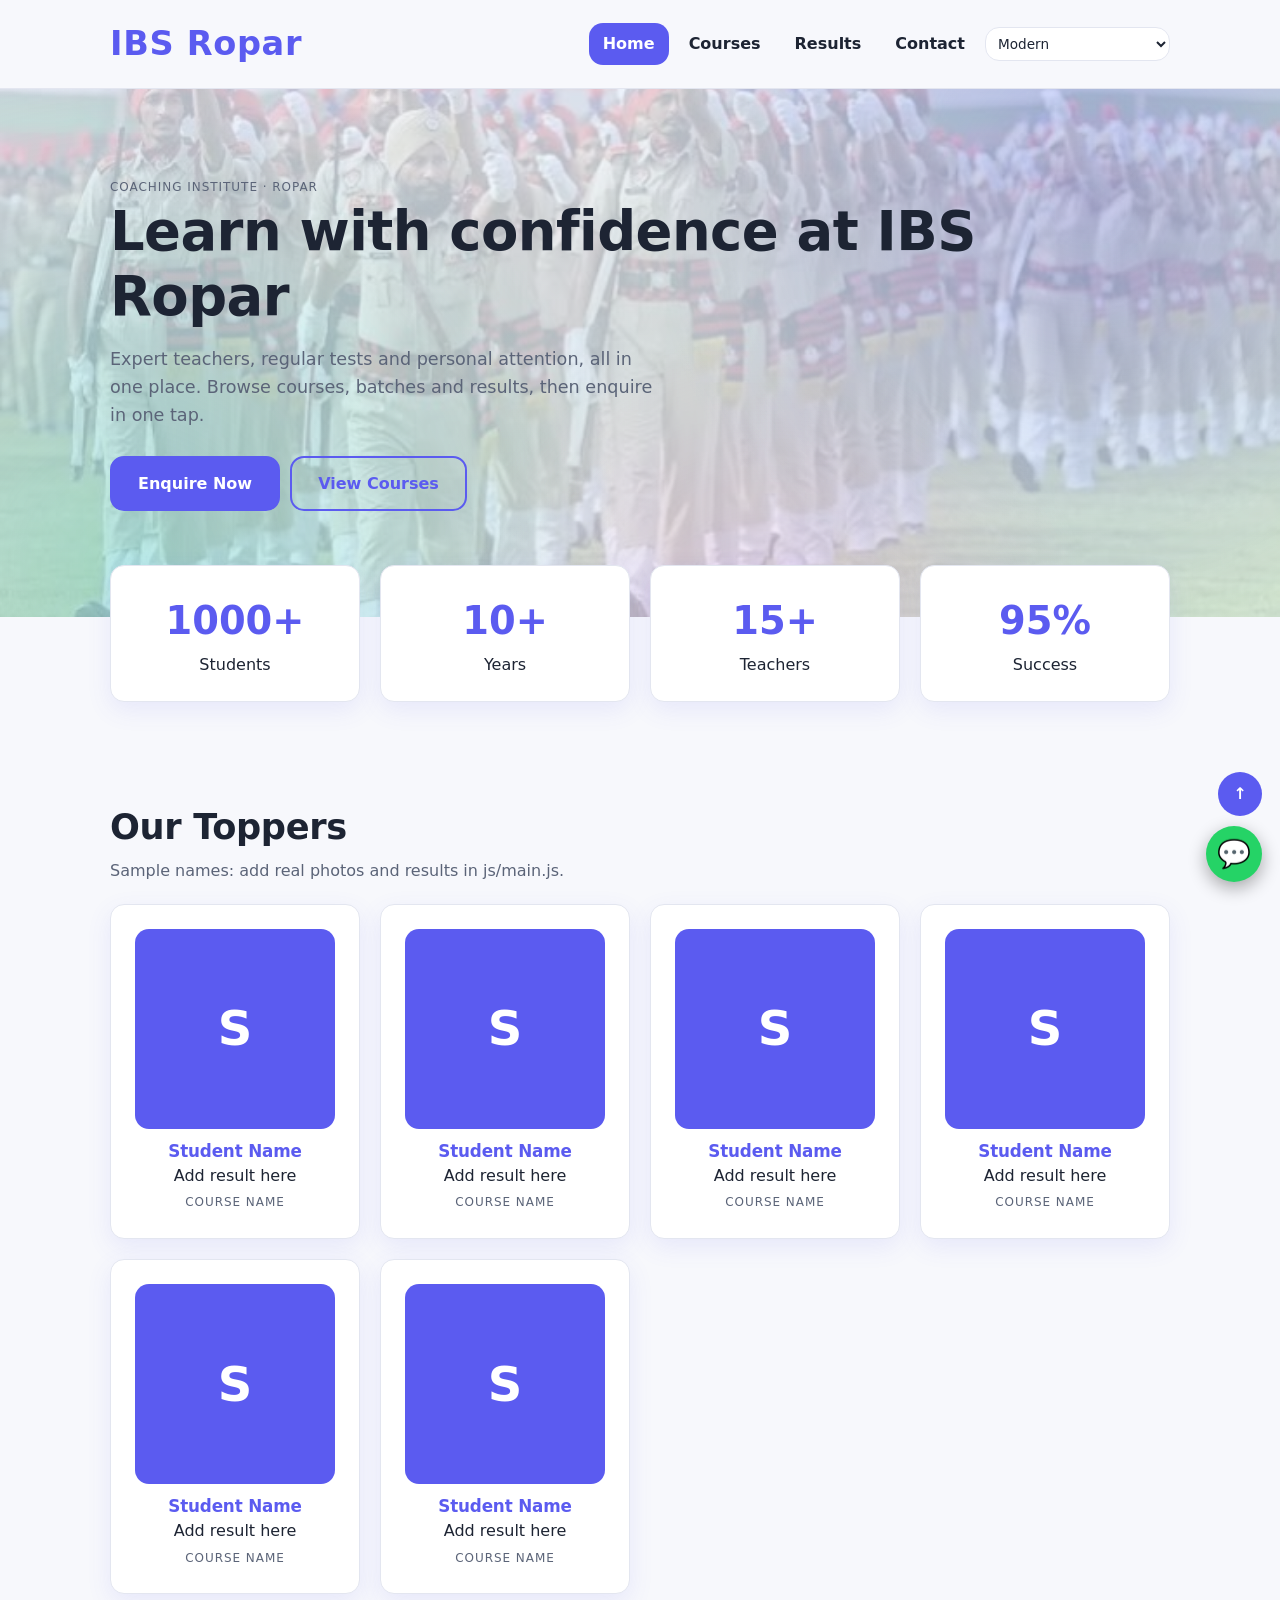
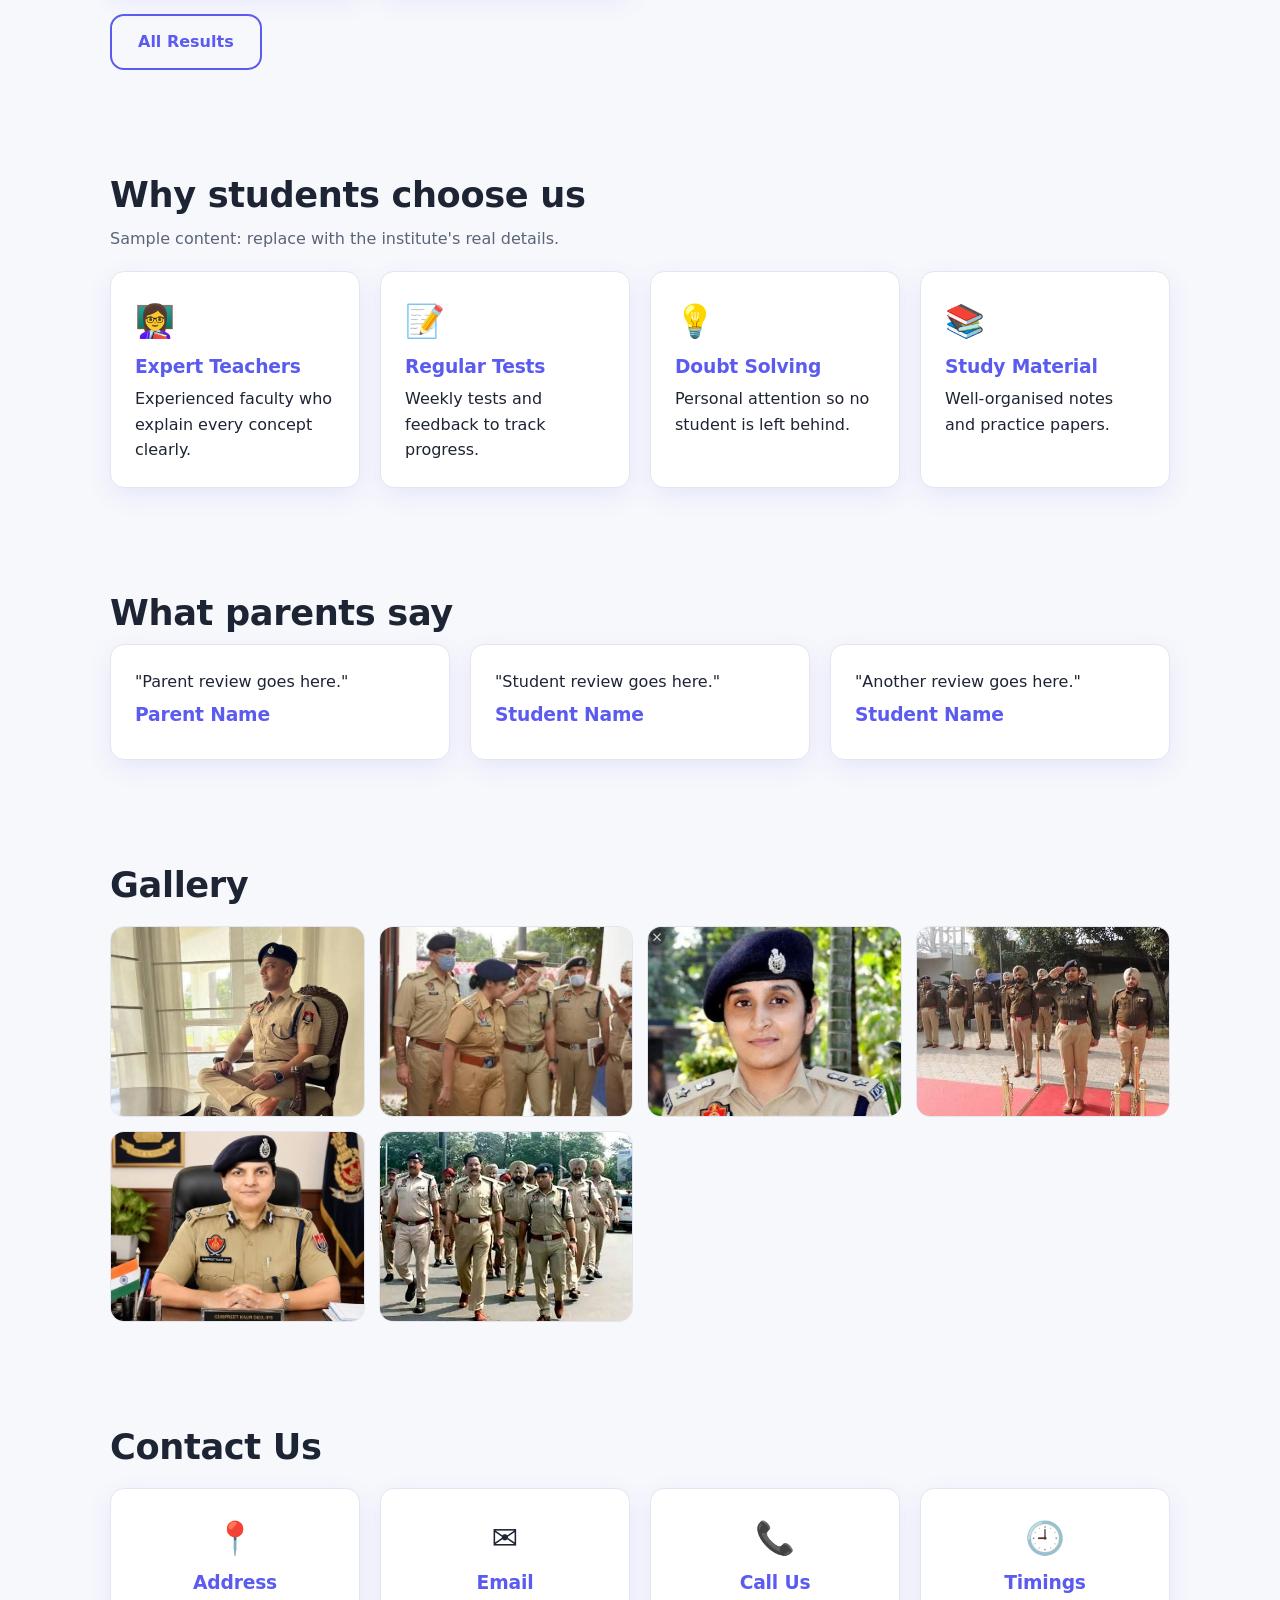
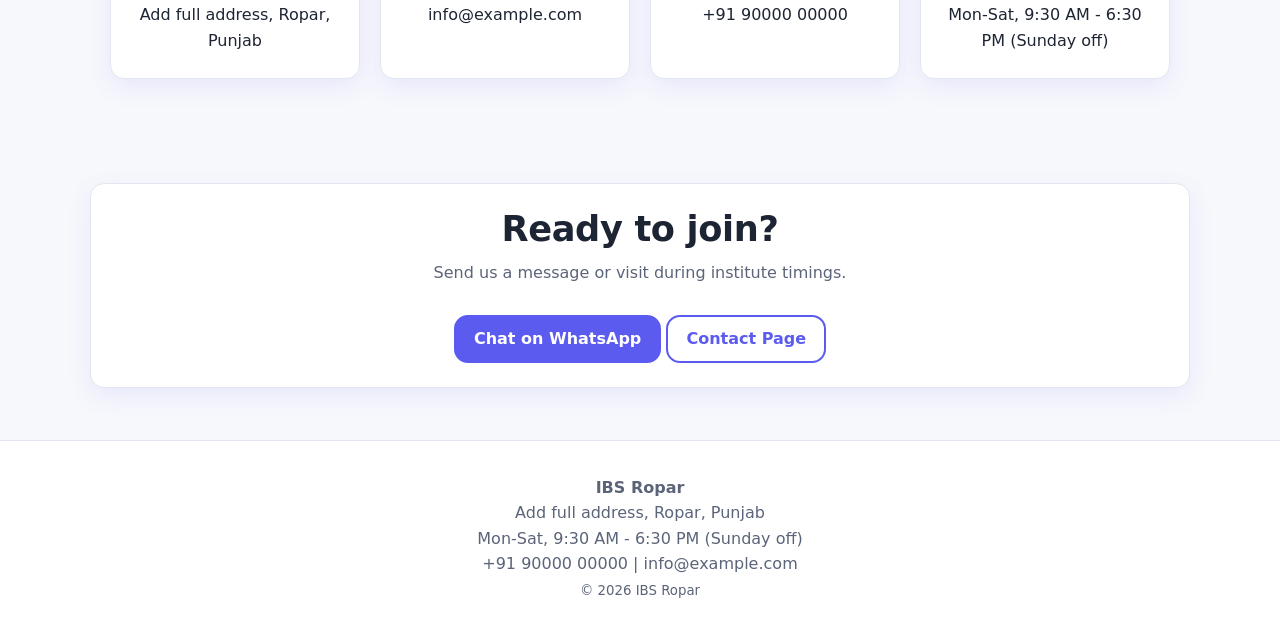
<file: index.html>
<!doctype html><html lang="en"><head><title>IBS Ropar | Home</title><meta charset="utf-8"><meta name="viewport" content="width=device-width,initial-scale=1"><link rel="stylesheet" href="css/base.css"><link rel="stylesheet" href="css/themes.css"><script>document.documentElement.dataset.theme=(function(){try{return localStorage.getItem("ibs-theme")}catch(e){}})()||"modern"</script><script src="js/main.js" defer></script></head>
<body data-page="index"><div id="hdr"></div>
<main class="home">
<section class="hero s-hero"><div class="wrap"><span class="tag">Coaching Institute &middot; Ropar</span><h1>Learn with confidence at <span data-c="name"></span></h1><p>Expert teachers, regular tests and personal attention, all in one place. Browse courses, batches and results, then enquire in one tap.</p><a class="btn" data-wa="Hi, I want to know about admissions.">Enquire Now</a><a class="btn alt" href="courses.html">View Courses</a></div></section>
<section class="s-stats"><div class="wrap grid stats"><div class="card"><b class="cnt" data-n="1000" data-s="+">0</b>Students</div><div class="card"><b class="cnt" data-n="10" data-s="+">0</b>Years</div><div class="card"><b class="cnt" data-n="15" data-s="+">0</b>Teachers</div><div class="card"><b class="cnt" data-n="95" data-s="%">0</b>Success</div></div></section>
<section class="s-top"><div class="wrap"><h2>Our Toppers</h2><p class="muted">Sample names: add real photos and results in js/main.js.</p><div class="grid tp" style="margin-top:20px"></div><p style="margin-top:20px"><a class="btn alt" href="results.html">All Results</a></p></div></section>
<section class="s-why"><div class="wrap"><h2>Why students choose us</h2><p class="muted">Sample content: replace with the institute's real details.</p><div class="grid" style="margin-top:20px"><div class="card"><div class="ico">👩‍🏫</div><h3>Expert Teachers</h3><p>Experienced faculty who explain every concept clearly.</p></div><div class="card"><div class="ico">📝</div><h3>Regular Tests</h3><p>Weekly tests and feedback to track progress.</p></div><div class="card"><div class="ico">💡</div><h3>Doubt Solving</h3><p>Personal attention so no student is left behind.</p></div><div class="card"><div class="ico">📚</div><h3>Study Material</h3><p>Well-organised notes and practice papers.</p></div></div></div></section>
<section class="s-rev"><div class="wrap"><h2>What parents say</h2><div class="grid"><div class="card"><p>"Parent review goes here."</p><h3 style="margin-top:10px">Parent Name</h3></div><div class="card"><p>"Student review goes here."</p><h3 style="margin-top:10px">Student Name</h3></div><div class="card"><p>"Another review goes here."</p><h3 style="margin-top:10px">Student Name</h3></div></div></div></section><section class="s-gal"><div class="wrap"><h2>Gallery</h2><div class="gal"><img src="img/g1.jpg" alt="Gallery photo 1"><img src="img/g2.jpg" alt="Gallery photo 2"><img src="img/g3.jpg" alt="Gallery photo 3"><img src="img/g4.jpg" alt="Gallery photo 4"><img src="img/g5.jpg" alt="Gallery photo 5"><img src="img/g6.jpg" alt="Gallery photo 6"></div></div></section>
<section class="s-info info"><div class="wrap"><h2>Contact Us</h2><div class="grid" style="margin-top:20px"><div class="card"><div class="ico">📍</div><h3>Address</h3><span data-c="addr"></span></div><div class="card"><div class="ico">✉</div><h3>Email</h3><span data-c="email"></span></div><div class="card"><div class="ico">📞</div><h3>Call Us</h3><span data-c="phone"></span></div><div class="card"><div class="ico">🕘</div><h3>Timings</h3><span data-c="time"></span></div></div></div></section>
<section class="s-cta"><div class="wrap card" style="text-align:center"><h2>Ready to join?</h2><p class="muted" style="margin-bottom:16px">Send us a message or visit during institute timings.</p><a class="btn" data-wa="Hi, I'd like to join. Please share batch details.">Chat on WhatsApp</a> <a class="btn alt" href="contact.html">Contact Page</a></div></section>
</main>
<div id="ftr"></div></body></html>
</file>
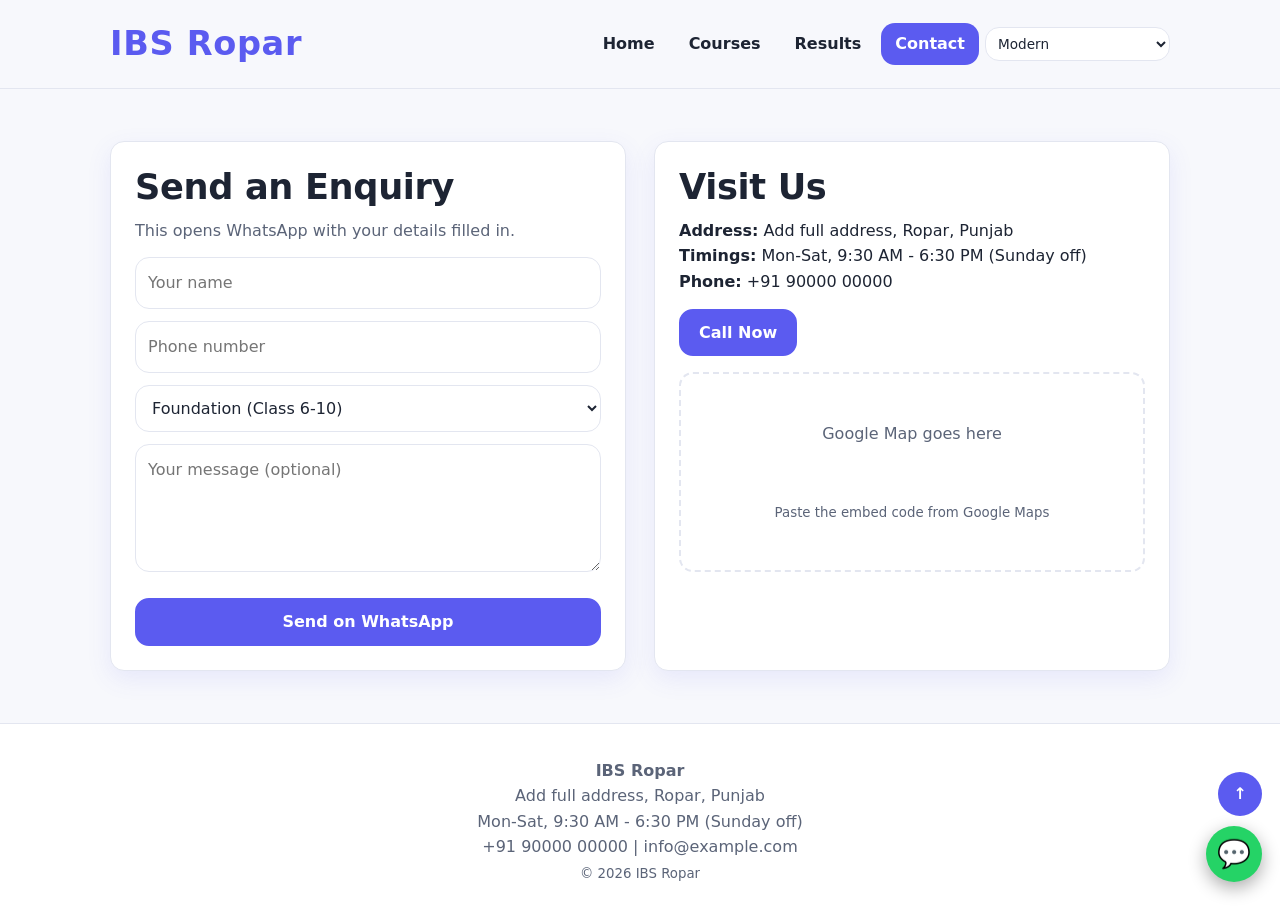
<file: contact.html>
<!doctype html><html lang="en"><head><title>IBS Ropar | Contact</title><meta charset="utf-8"><meta name="viewport" content="width=device-width,initial-scale=1"><link rel="stylesheet" href="css/base.css"><link rel="stylesheet" href="css/themes.css"><script>document.documentElement.dataset.theme=(function(){try{return localStorage.getItem("ibs-theme")}catch(e){}})()||"modern"</script><script src="js/main.js" defer></script></head>
<body data-page="contact"><div id="hdr"></div>
<section><div class="wrap two"><div class="card"><h2>Send an Enquiry</h2><p class="muted" style="margin-bottom:14px">This opens WhatsApp with your details filled in.</p><form id="f"><input name="n" placeholder="Your name" required><input name="p" type="tel" placeholder="Phone number" required><select class="sel" name="c" id="cs"></select><textarea name="m" rows="4" placeholder="Your message (optional)"></textarea><button class="btn" type="submit">Send on WhatsApp</button></form></div>
<div class="card"><h2>Visit Us</h2><p><b>Address:</b> <span data-c="addr"></span></p><p><b>Timings:</b> <span data-c="time"></span></p><p><b>Phone:</b> <span data-c="phone"></span></p><a class="btn" data-tel style="margin-top:14px">Call Now</a><div class="map">Google Map goes here<br><small>Paste the embed code from Google Maps</small></div></div></div></section>
<div id="ftr"></div></body></html>
</file>
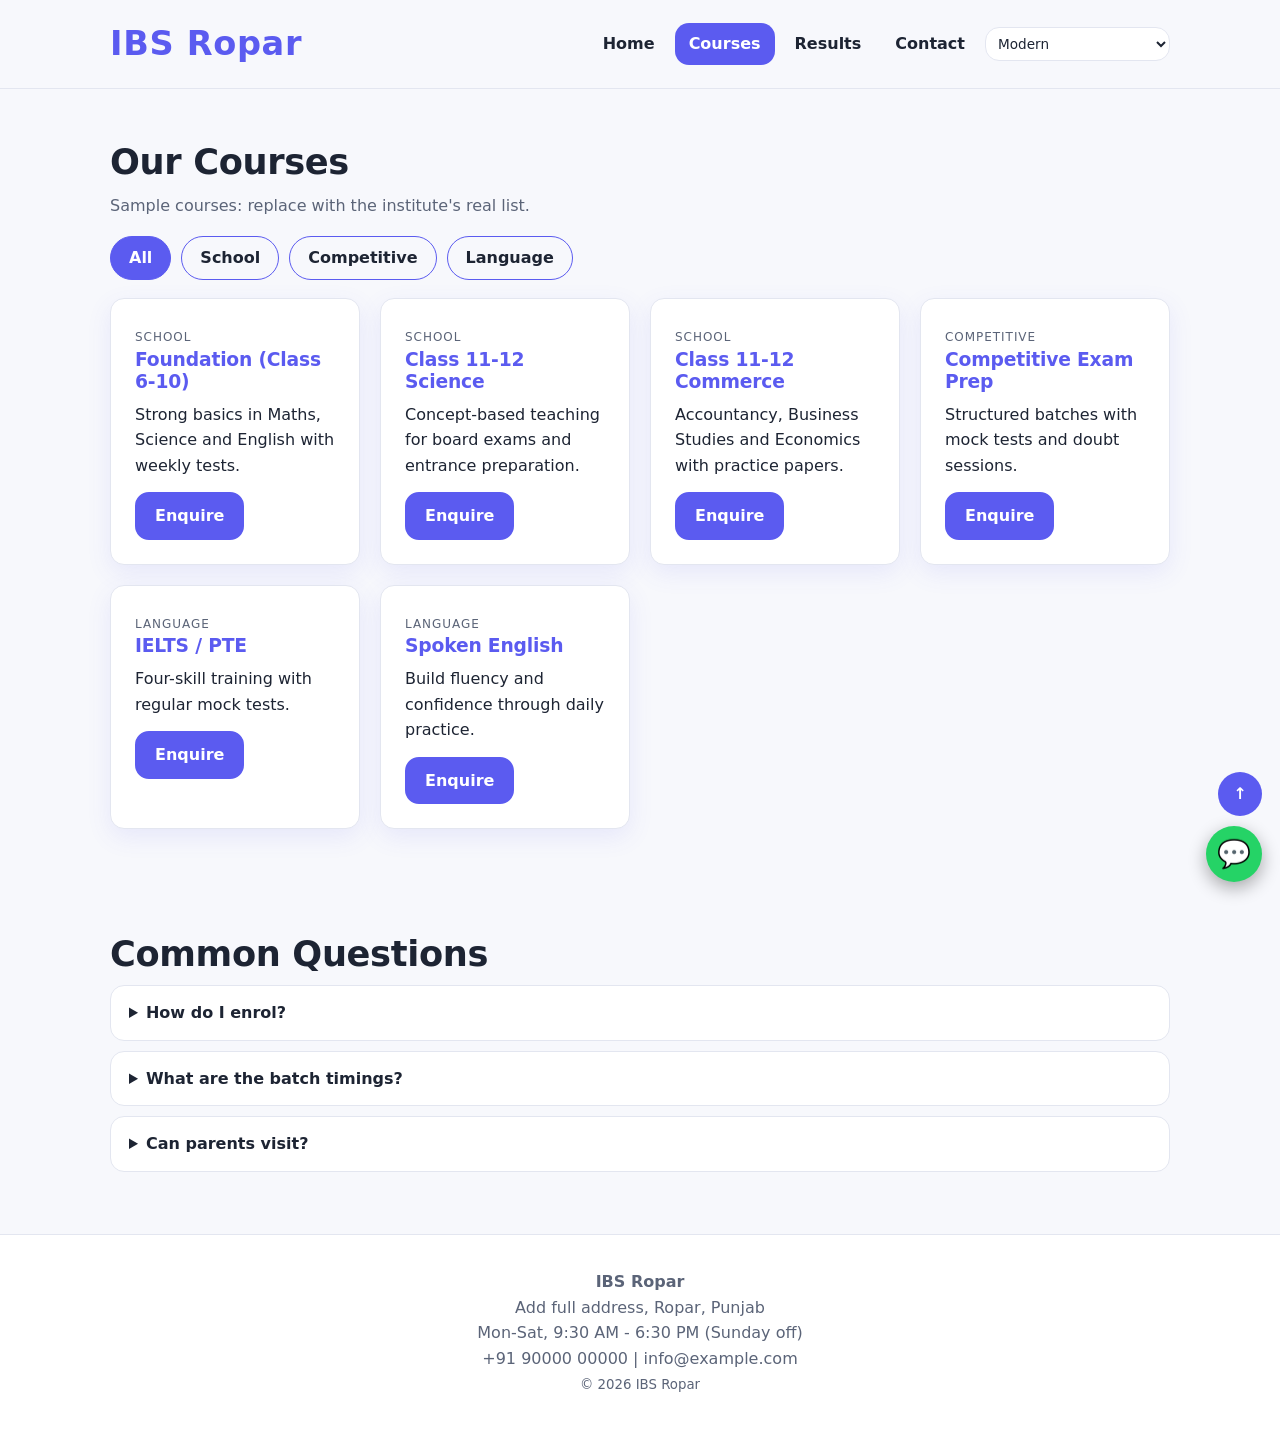
<file: courses.html>
<!doctype html><html lang="en"><head><title>IBS Ropar | Courses</title><meta charset="utf-8"><meta name="viewport" content="width=device-width,initial-scale=1"><link rel="stylesheet" href="css/base.css"><link rel="stylesheet" href="css/themes.css"><script>document.documentElement.dataset.theme=(function(){try{return localStorage.getItem("ibs-theme")}catch(e){}})()||"modern"</script><script src="js/main.js" defer></script></head>
<body data-page="courses"><div id="hdr"></div>
<section><div class="wrap"><h2>Our Courses</h2><p class="muted">Sample courses: replace with the institute's real list.</p><div class="chips" id="chips"></div><div class="grid" id="list"></div></div></section>
<section><div class="wrap"><h2>Common Questions</h2><details><summary>How do I enrol?</summary><p>Message us on WhatsApp or visit the institute during working hours.</p></details><details><summary>What are the batch timings?</summary><p>Batch timings are shared when you enquire. Add the real timings here.</p></details><details><summary>Can parents visit?</summary><p>Yes. Institute timings are shown in the footer and on the contact page.</p></details></div></section>
<div id="ftr"></div></body></html>
</file>
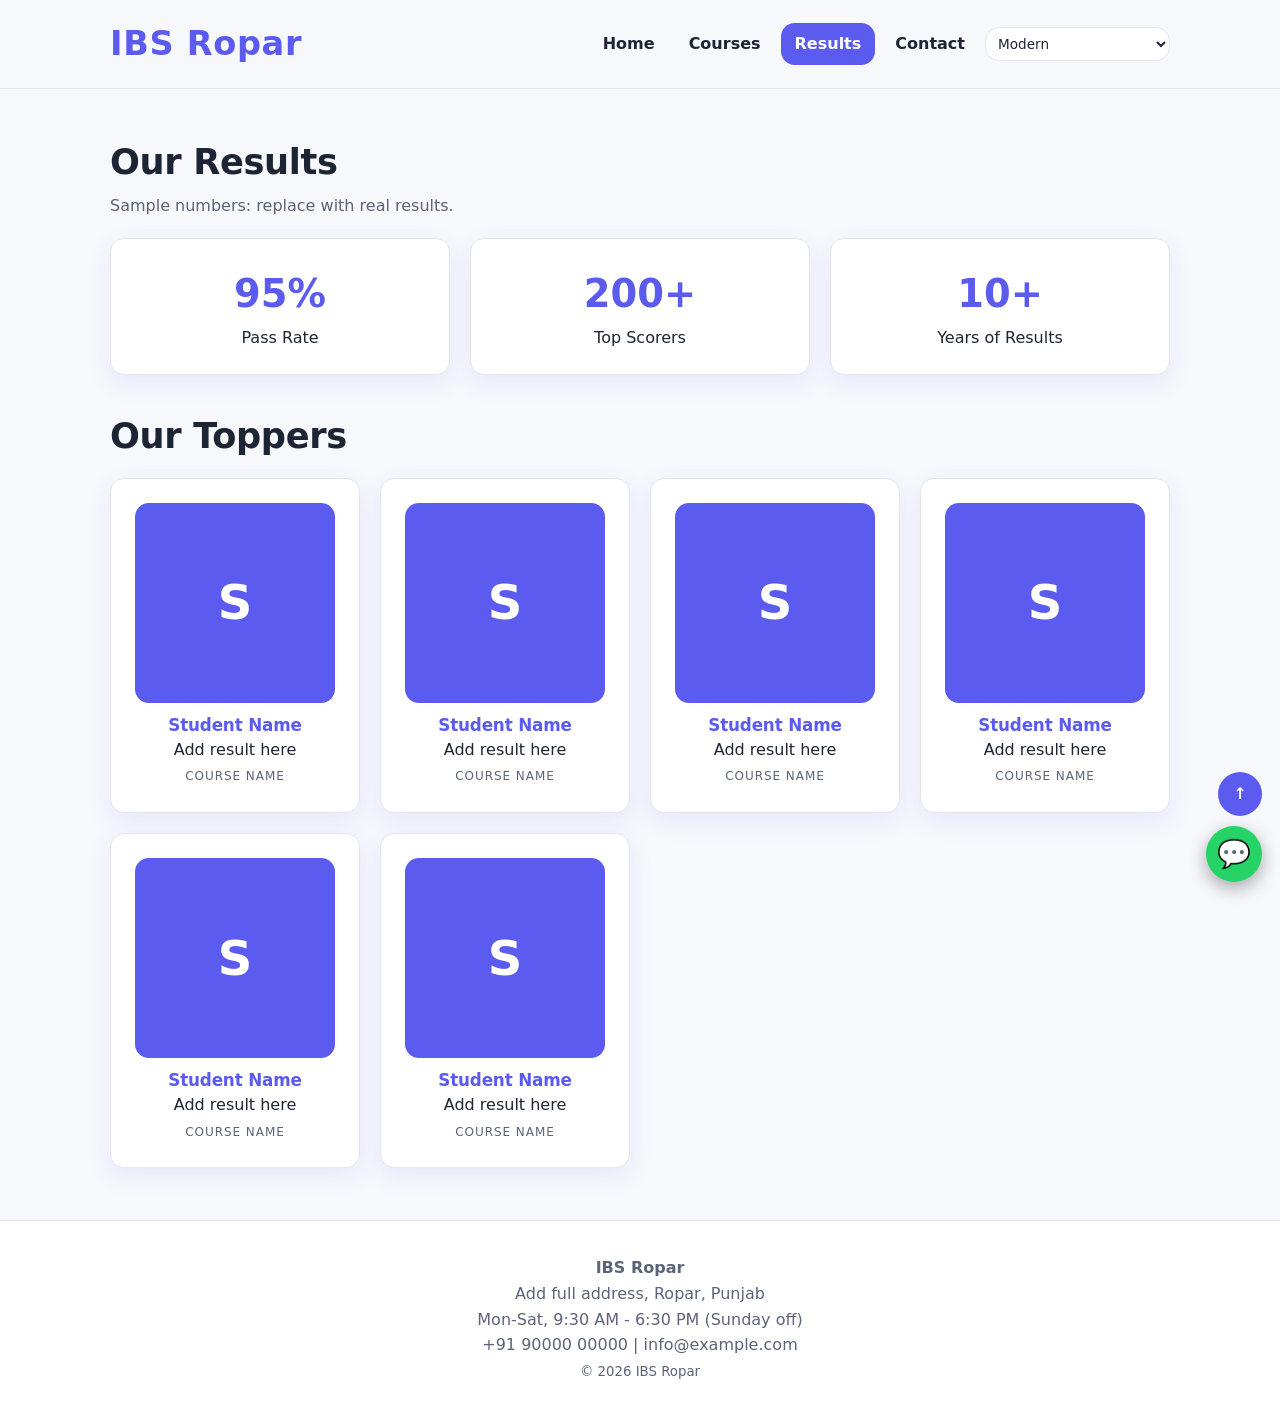
<file: results.html>
<!doctype html><html lang="en"><head><title>IBS Ropar | Results</title><meta charset="utf-8"><meta name="viewport" content="width=device-width,initial-scale=1"><link rel="stylesheet" href="css/base.css"><link rel="stylesheet" href="css/themes.css"><script>document.documentElement.dataset.theme=(function(){try{return localStorage.getItem("ibs-theme")}catch(e){}})()||"modern"</script><script src="js/main.js" defer></script></head>
<body data-page="results"><div id="hdr"></div>
<section><div class="wrap"><h2>Our Results</h2><p class="muted">Sample numbers: replace with real results.</p><div class="grid stats" style="margin:20px 0 40px"><div class="card"><b class="cnt" data-n="95" data-s="%">0</b>Pass Rate</div><div class="card"><b class="cnt" data-n="200" data-s="+">0</b>Top Scorers</div><div class="card"><b class="cnt" data-n="10" data-s="+">0</b>Years of Results</div></div><h2>Our Toppers</h2><div class="grid tp" style="margin-top:20px"></div></div></section>
<div id="ftr"></div></body></html>
</file>
<file: css/base.css>
*{box-sizing:border-box;margin:0}
html{scroll-behavior:smooth}
body{font-family:var(--font);font-size:var(--fs);background:var(--bg);color:var(--text);line-height:1.6;transition:background .3s,color .3s}
a{color:inherit;text-decoration:none}
h1,h2,h3{font-family:var(--hfont);line-height:1.2;letter-spacing:var(--ls)}
h1{font-size:clamp(2rem,5vw,3.4rem)}h2{font-size:clamp(1.5rem,3.5vw,2.2rem);margin-bottom:.6rem}
.wrap{max-width:1100px;margin:auto;padding:0 20px}
section{padding:52px 0}
.muted{color:var(--muted)}
header{position:sticky;top:0;z-index:50;background:var(--hbg);backdrop-filter:blur(10px);border-bottom:1px solid var(--border)}
.bar{display:flex;align-items:center;justify-content:space-between;gap:12px;min-height:64px}
.logo{font-family:var(--hfont);font-weight:800;font-size:1.25rem;color:var(--accent)}
nav{display:flex;align-items:center;gap:6px}
nav a{padding:8px 14px;border-radius:var(--r);font-weight:600}
nav a:hover,nav a.on{background:var(--accent);color:var(--onaccent)}
select{font:inherit;font-size:.85rem;padding:7px 8px;border-radius:var(--r);border:1px solid var(--border);background:var(--surface);color:var(--text)}
.menu{display:none;background:none;border:1px solid var(--border);color:var(--text);border-radius:var(--r);padding:6px 12px;font-size:1.2rem;cursor:pointer}
.btn{display:inline-block;padding:13px 26px;border-radius:var(--r);font:inherit;font-weight:700;border:2px solid var(--accent);background:var(--accent);color:var(--onaccent);cursor:pointer;transition:.2s;box-shadow:var(--glow)}
.btn:hover{transform:translateY(-2px);filter:brightness(1.1)}
.btn.alt{background:transparent;color:var(--accent);box-shadow:none}
.hero{background:var(--hero);padding:84px 0 70px}
.hero p{max-width:560px;margin:16px 0 26px;color:var(--muted);font-size:1.1em}
.hero .btn{margin:0 10px 10px 0}
.grid{display:grid;gap:20px;grid-template-columns:repeat(auto-fit,minmax(240px,1fr))}
.card{background:var(--surface);border:1px solid var(--border);border-radius:var(--r);padding:24px;box-shadow:var(--shadow);transition:.25s}
.card:hover{transform:translateY(-4px)}
.card h3{margin-bottom:8px;color:var(--accent)}
.card .btn{margin-top:14px;padding:9px 18px}
.ico{font-size:2rem;margin-bottom:8px}
.stats .card{text-align:center}
.stats b{display:block;font-size:2.4rem;font-family:var(--hfont);color:var(--accent)}
.chips{display:flex;flex-wrap:wrap;gap:10px;margin:18px 0}
.chip{padding:8px 18px;border-radius:99px;border:1px solid var(--accent);background:transparent;color:var(--text);font:inherit;font-weight:600;cursor:pointer}
.chip.on{background:var(--accent);color:var(--onaccent)}
.tag{font-size:.75rem;text-transform:uppercase;letter-spacing:.08em;color:var(--muted)}
details{background:var(--surface);border:1px solid var(--border);border-radius:var(--r);padding:14px 18px;margin-bottom:10px}
summary{cursor:pointer;font-weight:700}
form{display:grid;gap:12px}
input,textarea,.sel{font:inherit;padding:12px;border-radius:var(--r);border:1px solid var(--border);background:var(--surface);color:var(--text);width:100%}
.two{display:grid;gap:28px;grid-template-columns:repeat(auto-fit,minmax(300px,1fr))}
.map{min-height:200px;display:grid;place-items:center;text-align:center;border:2px dashed var(--border);border-radius:var(--r);color:var(--muted);padding:20px;margin-top:16px}
.avatar{width:64px;height:64px;border-radius:50%;background:var(--accent);color:var(--onaccent);display:grid;place-items:center;font-size:1.6rem;font-weight:800;margin-bottom:10px}
footer{background:var(--surface);border-top:1px solid var(--border);padding:34px 0;color:var(--muted);text-align:center}
.wa{position:fixed;right:18px;bottom:18px;z-index:60;background:#25d366;color:#fff;width:56px;height:56px;border-radius:50%;display:grid;place-items:center;font-size:1.7rem;box-shadow:0 6px 18px #0005}
.rv{opacity:0;transform:translateY(22px);transition:.6s}.rv.in{opacity:1;transform:none}
@media(max-width:760px){.menu{display:block}nav{display:none;position:absolute;top:64px;left:0;right:0;flex-direction:column;align-items:stretch;background:var(--hbg);padding:12px 20px;border-bottom:1px solid var(--border)}nav.open{display:flex}}
.home{display:flex;flex-direction:column}
.s-hero{order:var(--o1)}.s-stats{order:var(--o2)}.s-top{order:var(--o3)}.s-why{order:var(--o4)}.s-rev{order:var(--o5)}.s-info{order:var(--o6)}.s-cta{order:var(--o7)}
.strip{display:none;justify-content:center;flex-wrap:wrap;gap:6px 26px;font-size:.85rem;padding:7px 20px;background:var(--surface);border-bottom:1px solid var(--border);color:var(--muted)}
.ph{aspect-ratio:1;border-radius:var(--r);overflow:hidden;background:var(--accent);color:var(--onaccent);display:grid;place-items:center;font-size:3rem;font-weight:800;margin-bottom:12px}
.ph img{width:100%;height:100%;object-fit:cover}
.tc{text-align:center}.tc h3{font-size:1.05rem;margin-bottom:2px}
.top{position:fixed;right:18px;bottom:84px;z-index:60;width:44px;height:44px;border-radius:50%;background:var(--accent);color:var(--onaccent);display:grid;place-items:center;font-weight:800}
.info .card{text-align:center}
</file>
<file: css/themes.css>
/* --o1..--o7 set the order of home sections: hero, stats, toppers, why, reviews, contact info, final CTA */
[data-theme=classic]{--bg:#fffdf7;--surface:#fff;--text:#1a1a1a;--muted:#3d3d3d;--accent:#0b3d91;--onaccent:#fff;--border:#aaa;--hbg:#fffdf7;--hero:#f1ead6;--r:6px;--font:Georgia,serif;--hfont:Georgia,serif;--fs:20px;--ls:0;--shadow:none;--glow:none;--o1:1;--o2:4;--o3:2;--o4:5;--o5:6;--o6:3;--o7:7}
[data-theme=modern]{--bg:#f7f8fc;--surface:#fff;--text:#1d2433;--muted:#5b6478;--accent:#5b5bf0;--onaccent:#fff;--border:#e3e6f0;--hbg:#f7f8fcee;--hero:linear-gradient(135deg,#e8e9ff,#dff7f3);--r:14px;--font:system-ui,-apple-system,"Segoe UI",sans-serif;--hfont:system-ui,-apple-system,"Segoe UI",sans-serif;--fs:16px;--ls:-.01em;--shadow:0 8px 24px #5b5bf01a;--glow:none;--o1:1;--o2:2;--o3:3;--o4:4;--o5:5;--o6:6;--o7:7}
[data-theme=premium]{--bg:#0b1020;--surface:#131a33;--text:#eef1ff;--muted:#9aa6d1;--accent:#7c8cff;--onaccent:#0b1020;--border:#26305a;--hbg:#0b1020dd;--hero:radial-gradient(circle at 20% 20%,#2a2f6e,#0b1020 60%);--r:16px;--font:system-ui,"Segoe UI",sans-serif;--hfont:system-ui,"Segoe UI",sans-serif;--fs:16px;--ls:-.01em;--shadow:0 10px 30px #0006;--glow:0 0 22px #7c8cff55;--o1:1;--o2:3;--o3:2;--o4:4;--o5:5;--o6:7;--o7:6}
[data-theme=futuristic]{--bg:#04060d;--surface:#0a1220;--text:#d8f6ff;--muted:#6fa5b8;--accent:#00f0ff;--onaccent:#001018;--border:#0d4f5c;--hbg:#04060dcc;--hero:linear-gradient(160deg,#001a2b,#1a0030 60%,#04060d);--r:0;--font:"Courier New",monospace;--hfont:"Courier New",monospace;--fs:16px;--ls:.06em;--shadow:0 0 0 1px #00f0ff22;--glow:0 0 18px #00f0ff88;--o1:1;--o2:3;--o3:4;--o4:2;--o5:5;--o6:6;--o7:7}
[data-theme=luxury]{--bg:#0e0d0b;--surface:#17150f;--text:#f3ead6;--muted:#b8ab8c;--accent:#d4af37;--onaccent:#0e0d0b;--border:#4a3f1d;--hbg:#0e0d0bee;--hero:linear-gradient(180deg,#241d0a,#0e0d0b);--r:0;--font:Georgia,serif;--hfont:"Palatino Linotype",Georgia,serif;--fs:16px;--ls:.08em;--shadow:none;--glow:none;--o1:1;--o2:5;--o3:2;--o4:3;--o5:4;--o6:7;--o7:6}
[data-theme=edu]{--bg:#f4fbff;--surface:#fff;--text:#17324d;--muted:#4f6b85;--accent:#1e88e5;--onaccent:#fff;--border:#cfe6f5;--hbg:#f4fbffee;--hero:linear-gradient(135deg,#d6f0ff,#fff3c4);--r:20px;--font:"Trebuchet MS",system-ui,sans-serif;--hfont:"Trebuchet MS",system-ui,sans-serif;--fs:17px;--ls:0;--shadow:0 6px 0 #cfe6f5;--glow:0 5px 0 #0d5fa8;--o1:1;--o2:4;--o3:3;--o4:2;--o5:5;--o6:6;--o7:7}
/* Casual: soft peach, serif headings, centred layout */
[data-theme=casual]{--bg:#fff;--surface:#fafafa;--text:#444;--muted:#666;--accent:#f9b99a;--onaccent:#3d3d3d;--border:#eee;--hbg:#fffffff2;--hero:linear-gradient(90deg,#fff,#fff3ec 55%,#fde0d0);--r:18px;--font:"Trebuchet MS",system-ui,sans-serif;--hfont:Georgia,serif;--fs:16px;--ls:0;--shadow:0 2px 8px #0001;--glow:0 3px 6px #0002;--o1:1;--o2:5;--o3:3;--o4:2;--o5:4;--o6:6;--o7:7}
[data-theme=casual] .card h3,[data-theme=casual] .stats b,[data-theme=casual] .logo{color:#c4622d}
[data-theme=casual] .card{border:0}[data-theme=casual] .btn{border-radius:99px;border-color:var(--accent)}
[data-theme=casual] .hero,[data-theme=casual] h2{text-align:center}[data-theme=casual] .hero p{margin-inline:auto}
[data-theme=casual] .wa{right:auto;left:18px}
[data-theme=futuristic] body{background-image:linear-gradient(#00f0ff0d 1px,transparent 1px),linear-gradient(90deg,#00f0ff0d 1px,transparent 1px);background-size:40px 40px}
[data-theme=futuristic] .card{clip-path:polygon(0 0,calc(100% - 16px) 0,100% 16px,100% 100%,16px 100%,0 calc(100% - 16px))}
[data-theme=futuristic] .btn{clip-path:polygon(10px 0,100% 0,calc(100% - 10px) 100%,0 100%)}
[data-theme=futuristic] h1,[data-theme=futuristic] h2,[data-theme=luxury] h1,[data-theme=luxury] h2{text-transform:uppercase}
[data-theme=luxury] .card{border-top:3px solid var(--accent)}
[data-theme=edu] .card{border-width:2px}[data-theme=edu] .ph{border-radius:50%;border:5px solid #ffd54f}
[data-theme=classic] .card{border:2px solid var(--border);padding:30px}
/* Layout differences (desktop only): navigation position, hero, cards */
@media(min-width:761px){
[data-theme=classic] .strip,[data-theme=casual] .strip{display:flex}
[data-theme=classic] .bar,[data-theme=casual] .bar,[data-theme=luxury] .bar{flex-direction:column;padding:12px 0;gap:6px}
[data-theme=classic] .logo,[data-theme=casual] .logo,[data-theme=luxury] .logo{font-size:1.7rem}
[data-theme=classic] .hero .wrap{border-left:8px solid var(--accent);padding-left:28px}
[data-theme=luxury] .hero{text-align:center}[data-theme=luxury] .hero p{margin-inline:auto}
[data-theme=luxury] nav a{text-transform:uppercase;font-size:.8rem;letter-spacing:.14em}
[data-theme=premium] header{background:none;border:0;backdrop-filter:none}
[data-theme=premium] .bar{background:var(--hbg);border:1px solid var(--border);border-radius:99px;padding:0 24px;margin-top:12px}
[data-theme=futuristic] header{position:fixed;top:0;bottom:0;left:0;width:210px;border:0;border-right:1px solid var(--border)}
[data-theme=futuristic] .bar{flex-direction:column;align-items:flex-start;justify-content:flex-start;padding:24px 14px;gap:24px;height:100%}
[data-theme=futuristic] nav{flex-direction:column;align-items:stretch;width:100%}
[data-theme=futuristic] body{padding-left:210px}
[data-theme=modern] .s-hero{padding-bottom:96px}[data-theme=modern] .s-stats{margin-top:-52px;padding-top:0}
[data-theme=edu] .hero{border-radius:0 0 70px 70px}
[data-theme=edu] .card:nth-child(odd){transform:rotate(-1deg)}[data-theme=edu] .card:hover{transform:none}
[data-theme=casual] .hero{padding:120px 0}
[data-theme=casual] nav a{border-radius:99px}
}
/* Old Style: plain, sharp, no animation */
[data-theme=old]{--bg:#f3efe0;--surface:#fffef8;--text:#222;--muted:#444;--accent:#7a1f1f;--onaccent:#fff;--border:#8a7f5a;--hbg:#7a1f1f;--hero:#e9e2c8;--r:0;--font:"Times New Roman",Times,serif;--hfont:"Times New Roman",Times,serif;--fs:18px;--ls:0;--shadow:none;--glow:none;--o1:1;--o2:2;--o3:3;--o4:4;--o5:5;--o6:6;--o7:7}
[data-theme=old] *{transition:none!important;animation:none!important}
[data-theme=old] .rv{opacity:1;transform:none}
[data-theme=old] .card:hover,[data-theme=old] .btn:hover{transform:none;filter:none}
[data-theme=old] header{border-bottom:4px double #d9c27a}
[data-theme=old] .logo,[data-theme=old] nav a,[data-theme=old] .menu{color:#fff}
[data-theme=old] nav a:hover,[data-theme=old] nav a.on{background:#fff;color:#7a1f1f}
[data-theme=old] .card,[data-theme=old] details,[data-theme=old] input,[data-theme=old] textarea{border:2px solid var(--border)}
[data-theme=old] .btn{border:2px solid #000}
[data-theme=old] .hero{border-bottom:3px solid var(--border)}
[data-theme=old] h2{border-bottom:2px solid var(--border);padding-bottom:6px}
[data-theme=old] .wa,[data-theme=old] .top{border-radius:0;box-shadow:none}
@media(min-width:761px){[data-theme=old] .strip{display:flex}}
/* Image-style backgrounds (drawn with CSS, no copyright issue) */
[data-theme=modern] .hero{background:radial-gradient(circle at 85% 20%,#5b5bf055 0,transparent 38%),radial-gradient(circle at 10% 90%,#19c3a855 0,transparent 40%),radial-gradient(circle at 60% 110%,#ff8ad855 0,transparent 35%),linear-gradient(135deg,#eef0ff,#e3f8f4)}
[data-theme=luxury] .hero{background:radial-gradient(ellipse at 50% 0,#d4af3744 0,transparent 60%),repeating-linear-gradient(45deg,#d4af3714 0 1px,transparent 1px 24px),repeating-linear-gradient(-45deg,#d4af3714 0 1px,transparent 1px 24px),linear-gradient(180deg,#2a2208,#0e0d0b)}
[data-theme=edu] .hero{background:radial-gradient(circle at 90% 22%,#ffd54f 0 56px,transparent 58px),radial-gradient(circle at 78% 70%,#ffffffcc 0 70px,transparent 72px),radial-gradient(circle at 92% 78%,#ffffffcc 0 50px,transparent 52px),repeating-linear-gradient(0deg,#1e88e526 0 1px,transparent 1px 34px),linear-gradient(135deg,#bfe7ff,#fff3c4)}
[data-theme=edu] body{background-image:radial-gradient(#1e88e526 1.5px,transparent 1.6px);background-size:24px 24px}
[data-theme=casual] .hero{background:radial-gradient(circle at 80% 30%,#fcd5bf 0,transparent 45%),radial-gradient(circle at 15% 90%,#ffe9dc 0,transparent 40%),linear-gradient(90deg,#fff,#fff3ec)}
[data-theme=old] .hero{background:repeating-linear-gradient(0deg,#00000009 0 1px,transparent 1px 5px),radial-gradient(ellipse at center,#f7f1dc 0,#e0d4a8 100%)}
[data-theme=old] body{background:repeating-linear-gradient(90deg,#0000000a 0 1px,transparent 1px 6px),#f3efe0}
/* Bigger logo + photo background + gallery */
.logo{font-size:2.1rem!important;letter-spacing:.02em;padding:6px 0}
.bar{min-height:88px}
[data-theme=futuristic] .logo{font-size:1.5rem!important}
.hero{position:relative;overflow:hidden}
.hero::before{content:"";position:absolute;inset:0;background:url(../img/hero.jpg) center/cover;opacity:.22;z-index:0}
.hero .wrap{position:relative;z-index:1}
.s-gal{order:var(--o5)}
.gal{display:grid;gap:14px;grid-template-columns:repeat(auto-fit,minmax(240px,1fr));margin-top:20px}
.gal img{width:100%;aspect-ratio:4/3;object-fit:cover;border-radius:var(--r);display:block;border:1px solid var(--border)}
@media(max-width:760px){.logo{font-size:1.7rem!important}}
[data-theme=modern] .s-stats{position:relative;z-index:2}
[data-theme=modern] .s-stats{position:relative!important;z-index:5!important}
[data-theme=modern] .s-stats .card{position:relative;z-index:5}
/* ===== Mobile polish ===== */
@media(max-width:760px){
body{overflow-x:hidden;overflow-x:clip}
.wrap{padding:0 16px}
section{padding:34px 0}
.bar{min-height:62px}
.logo{font-size:1.5rem!important}
.menu{padding:8px 14px;font-size:1.4rem}
nav{top:100%}
nav a{padding:14px 12px}
nav select{padding:12px;font-size:1rem}
[data-theme=classic]{--fs:18px}
h1,h2{overflow-wrap:break-word}
h1{font-size:clamp(1.8rem,8vw,2.4rem)}
.hero{padding:44px 0 40px}
.hero p{font-size:1rem;margin:12px 0 22px}
.hero .btn{display:block;text-align:center;margin:0 0 12px}
.btn{padding:14px 22px}
.card .btn{padding:11px 20px}
.card{padding:18px}
.grid{gap:14px}
.stats,.tp,.gal{grid-template-columns:1fr 1fr;gap:12px}
.stats .card:last-child:nth-child(odd){grid-column:1/-1}
.stats b{font-size:1.9rem}
.tp .card{padding:12px}
.ph{font-size:2.2rem;margin-bottom:8px}
.tc h3{font-size:.95rem}
.tc p,.tc .tag{font-size:.8rem}
.chips{gap:8px}
.chip{padding:8px 14px;font-size:.9rem}
.s-cta .btn{display:block;margin-bottom:10px;text-align:center}
.wa{width:50px;height:50px;font-size:1.5rem;right:14px;bottom:14px}
.top{width:40px;height:40px;right:19px;bottom:74px}
[data-theme=casual] .wa{left:14px}
footer{padding:28px 0 90px}
}
</file>
